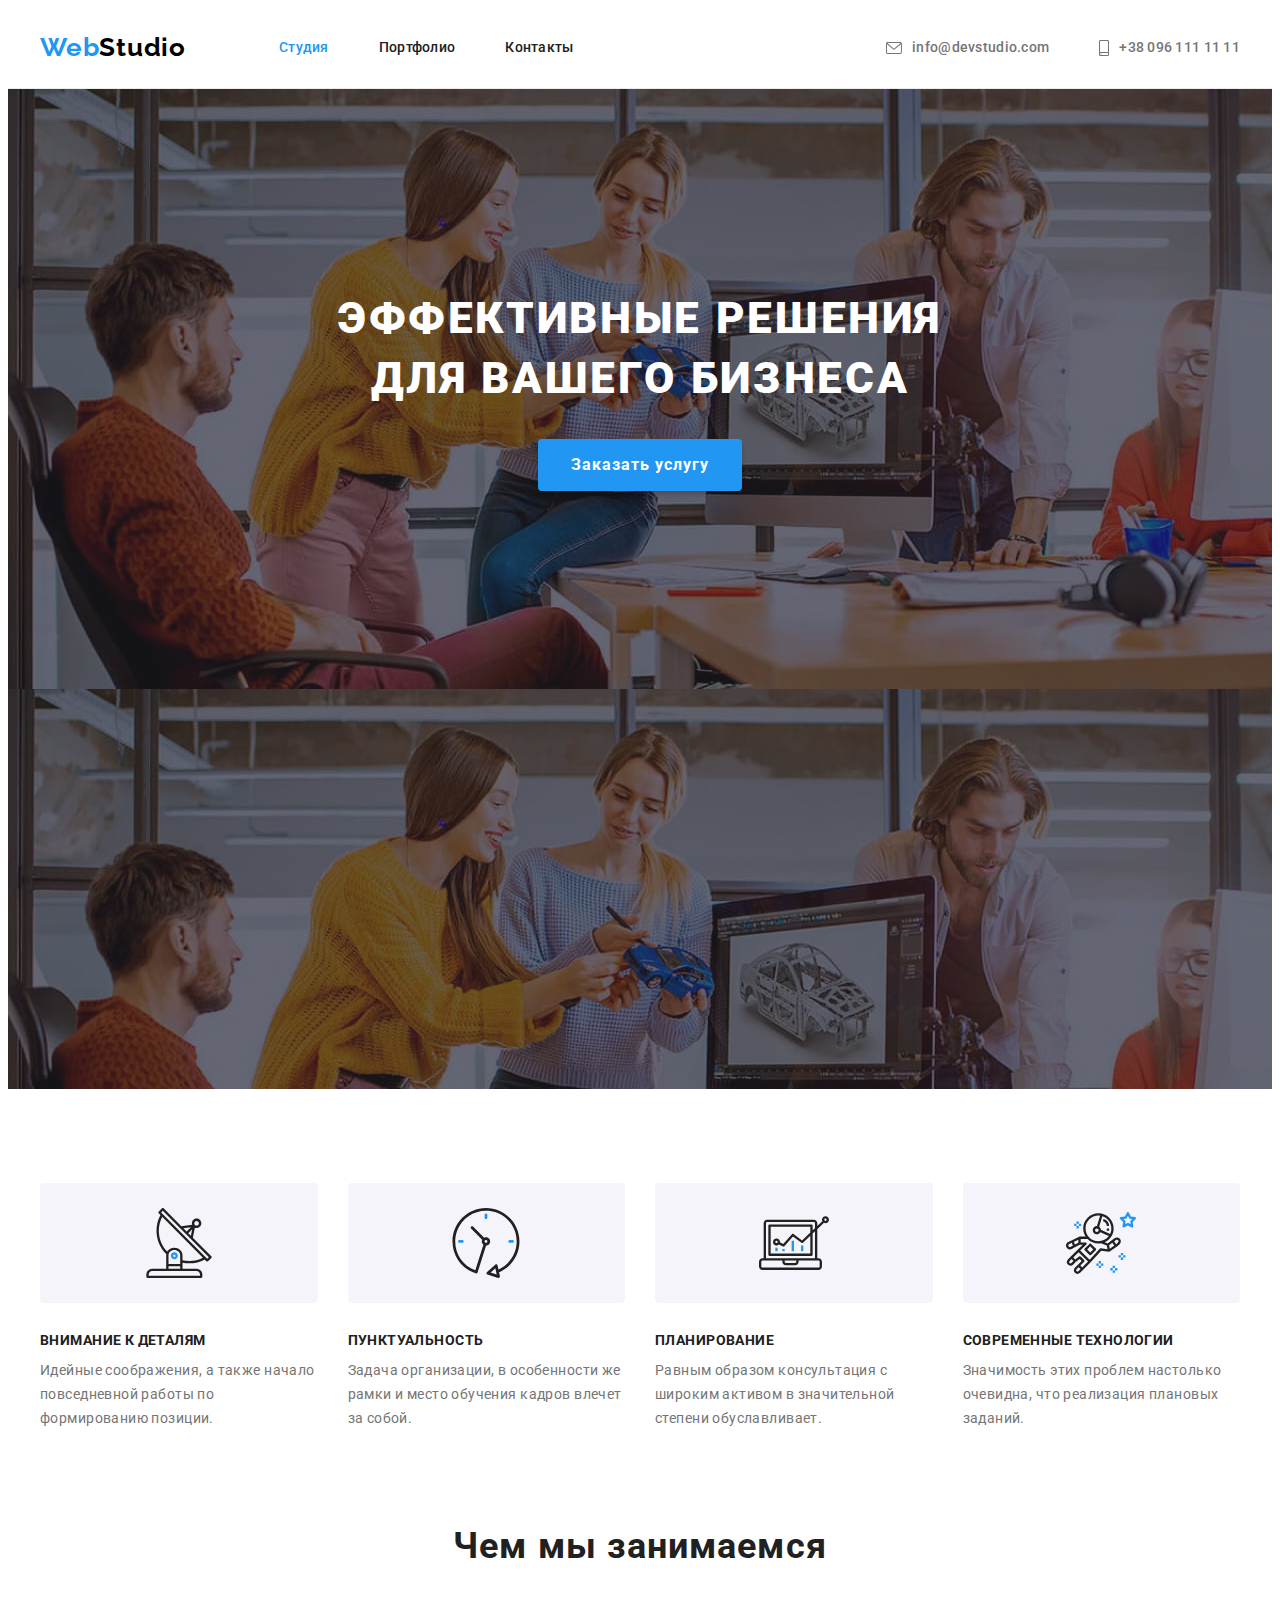
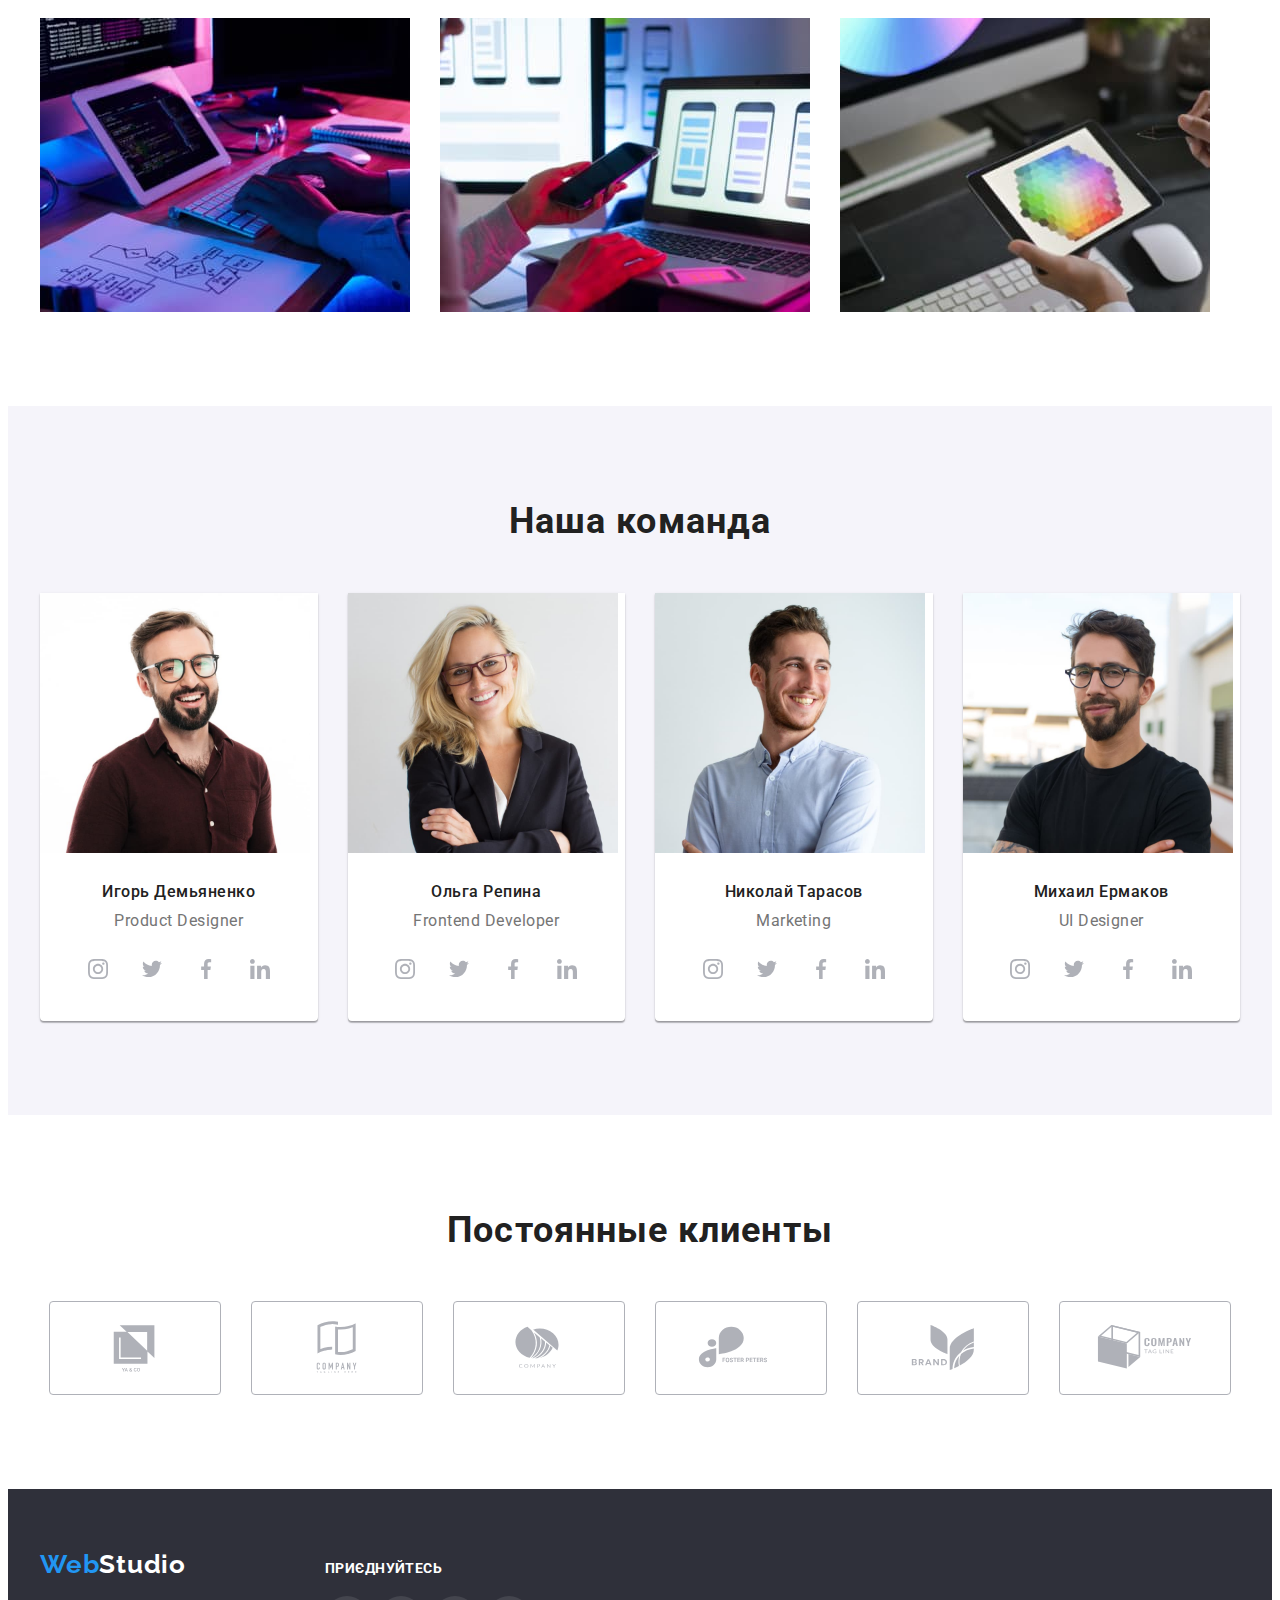
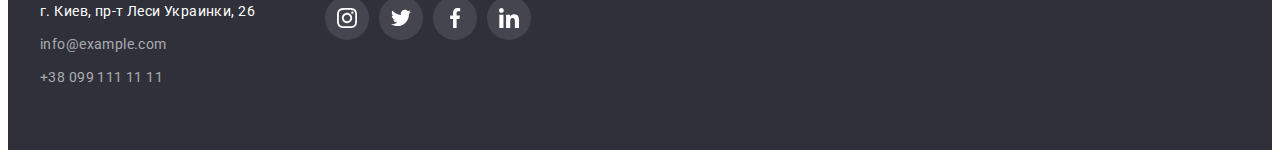
<file: index.html>
<!DOCTYPE html>
<html lang="ru">
<head>
    <meta charset="UTF-8">
    <meta http-equiv="X-UA-Compatible" content="IE=edge">
    <meta name="viewport" content="width=device-width, initial-scale=1.0">
    <link 
       href="https://fonts.googleapis.com/css2?family=Oleo+Script&family=Raleway:wght@700&family=Roboto:wght@400;500;700;900&display=swap" 
       rel="stylesheet">
    <link rel="stylesheet" href="https://cdnjs.cloudflare.com/ajax/libs/modern-normalize/1.1.0/modern-normalize.min.css" integrity="sha512-wpPYUAdjBVSE4KJnH1VR1HeZfpl1ub8YT/NKx4PuQ5NmX2tKuGu6U/JRp5y+Y8XG2tV+wKQpNHVUX03MfMFn9Q==" crossorigin="anonymous" referrerpolicy="no-referrer" />
    <link rel="stylesheet" href="./css/main.css">
    <title>Document</title>
</head>
<body>
    <!--Верхняя линия-->
    <header class="header">
    <div class="container main-header">
        <nav class="header-nav">
        <a class="header-logo link" href="./index.html"><span class="accent">Web</span>Studio</a>
        <ul class="header-list list">
            <li class="header-item"><a href="./index.html" class="header-link link current">Студия</a></li>
            <li class="header-item"><a href="./portfolio.html" class="header-link link">Портфолио</a></li>
            <li class="header-item"><a href="./index.html" class="header-link link">Контакты</a></li>
        </ul>
        </nav>
        <ul class="header-contacts contact list">
            <li class="header-cont"><a href="mailto:info@devstudio.com" class="header-mail link"><svg class="contact-icon" width="16" height="12"><use href="./images/icons.svg#icon-envelope"></use></svg>info@devstudio.com</a></li>
            <li class="header-cont"><a href="tell:+380961111111" class="header-tell link"><svg class="contact-icon" width="10" height="16"><use href="./images/icons.svg#icon-smartphone"></use></svg>+38 096 111 11 11</a></li>
        </ul>
    </div>
    </header>
    
    <main>
        <!--Шапка-->
         <section class="hero overlay">
            <div class="container">
            <h1 class="hero-title">Эффективные решения<br>для вашего бизнеса</br></h1>
            <button class="hero-btn" type="button">Заказать услугу</button>
            </div>
         </section>
        
        
        <!--Особенности-->
        <section class="section">
            <div class="container">
            <h2 class="section-title visually-hidden">Наши преимущества</h2>
            <ul class="section-list list">
                <li class="section-item">
                    <div class="section-icon-box">
                        <svg class="section-icon" width="70" height="70" ><use href="./images/icons.svg#icon-antenna"></use></svg>
                    </div>
                    <h3 class="section-pre-text">Внимание к деталям</h3>
                    <p class="section-text">Идейные соображения, а также начало повседневной работы по формированию позиции.</p>
                </li>
                <li class="section-item">
                    <div class="section-icon-box">
                        <svg class="section-icon" width="70" height="70" ><use href="./images/icons.svg#icon-clock"></use></svg>
                    </div>
                    <h3 class="section-pre-text">Пунктуальность</h3>
                    <p class="section-text">Задача организации, в особенности же рамки и место обучения кадров влечет за собой.</p>
                </li>
                <li class="section-item">
                    <div class="section-icon-box">
                        <svg class="section-icon" width="70" height="70" ><use href="./images/icons.svg#icon-diagram"></use></svg>
                    </div>
                    <h3 class="section-pre-text">Планирование</h3>
                    <p class="section-text">Равным образом консультация с широким активом в значительной степени обуславливает.</p>
                </li>
                <li class="section-item">
                    <div class="section-icon-box">
                        <svg class="section-icon" width="70" height="70" ><use href="./images/icons.svg#icon-astronaut"></use></svg>
                    </div>
                    <h3 class="section-pre-text">Современные технологии</h3>
                    <p class="section-text">Значимость этих проблем настолько очевидна, что реализация плановых заданий.</p>
                </li>
            </ul>
            </div>
        </section>
       
        <!--Чем мы занимаемся-->
        <section class="examples">
            <div class="container">
            <h2 class="examples-title">Чем мы занимаемся</h2>
            <ul class="examples-list list">
                <li class="examples-item"><img src="./images/img.jpg" alt="Пример работы 1" width="370"></li>
                <li class="examples-item"><img src="./images/img2.jpg" alt="Пример работы 2" width="370"></li>
                <li class="examples-item"><img src="./images/img22.jpg" alt="Пример работы 3" width="370"></li>
            </ul>
            </div>
        </section>
        
        <!--Наша команда-->
        <section class="team">
            <div class="container">
            <h2 class="team-title">Наша команда</h2>
            <ul class="team-list list">
                <li class="team-item">
                    <img src="./images/img4.jpg" alt="Игорь Демьяненко" width="270">
                    <div class="team-info">
                    <h3 class="team-pre-text">Игорь Демьяненко</h3>
                    <p lang="en" class="team-text">Product Designer</p>
                    <ul class="social-list list">
                        <li class="social-item"><a href="" class="social-link link">
                            <svg class="social-icon">
                                <use href="./images/icons.svg#icon-instagram" ></use>
                            </svg>
                        </a></li>
                        <li class="social-item"><a href="" class="social-link link"> <svg class="social-icon">
                            <use href="./images/icons.svg#icon-twitter"></use>
                        </svg></a></li>
                        <li class="social-item"><a href="" class="social-link link"> <svg class="social-icon">
                            <use href="./images/icons.svg#icon-facebook"></use>
                        </svg></a></li>
                        <li class="social-item"><a href="" class="social-link link"> <svg class="social-icon">
                            <use href="./images/icons.svg#icon-linkedin" ></use>
                        </svg></a></li>
                </div>
                </li>
                <li class="team-item">
                    <img src="./images/img3.jpg" alt="Ольга Репина" width="270">
                    <div class="team-info">
                    <h3 class="team-pre-text">Ольга Репина</h3>
                    <p lang="en" class="team-text">Frontend Developer</p>
                    <div class="social-links">
                        <ul class="social-list list">
                            <li class="social-item"><a href="" class="social-link link">
                                <svg class="social-icon">
                                    <use href="./images/icons.svg#icon-instagram" ></use>
                                </svg>
                            </a></li>
                            <li class="social-item"><a href="" class="social-link link"> <svg class="social-icon">
                                <use href="./images/icons.svg#icon-twitter"></use>
                            </svg></a></li>
                            <li class="social-item"><a href="" class="social-link link"> <svg class="social-icon">
                                <use href="./images/icons.svg#icon-facebook"></use>
                            </svg></a></li>
                            <li class="social-item"><a href="" class="social-link link"> <svg class="social-icon">
                                <use href="./images/icons.svg#icon-linkedin" ></use>
                            </svg></a></li>
                        </div>
                </div>
                </li>
                <li class="team-item">
                    <img src="./images/img5.jpg" alt="Николай Тарасов" width="270">
                    <div class="team-info">
                    <h3 class="team-pre-text">Николай Тарасов</h3>
                    <p lang="en" class="team-text">Marketing</p>
                    <div class="social-links">
                        <ul class="social-list list">
                            <li class="social-item"><a href="" class="social-link link">
                                <svg class="social-icon">
                                    <use href="./images/icons.svg#icon-instagram" ></use>
                                </svg>
                            </a></li>
                            <li class="social-item"><a href="" class="social-link link"> <svg class="social-icon">
                                <use href="./images/icons.svg#icon-twitter"></use>
                            </svg></a></li>
                            <li class="social-item"><a href="" class="social-link link"> <svg class="social-icon">
                                <use href="./images/icons.svg#icon-facebook"></use>
                            </svg></a></li>
                            <li class="social-item"><a href="" class="social-link link"> <svg class="social-icon">
                                <use href="./images/icons.svg#icon-linkedin" ></use>
                            </svg></a></li>
                        </div>
                </div>
                </li>
                <li class="team-item">
                    <img src="./images/img6.jpg" alt="Михаил Ермаков" width="270">
                    <div class="team-info">
                    <h3 class="team-pre-text">Михаил Ермаков</h3>
                    <p lang="en" class="team-text">UI Designer</p>
                    <div class="social-links">
                        <ul class="social-list list">
                            <li class="social-item"><a href="" class="social-link link">
                                <svg class="social-icon">
                                    <use href="./images/icons.svg#icon-instagram" ></use>
                                </svg>
                            </a></li>
                            <li class="social-item"><a href="" class="social-link link"> <svg class="social-icon">
                                <use href="./images/icons.svg#icon-twitter"></use>
                            </svg></a></li>
                            <li class="social-item"><a href="" class="social-link link"> <svg class="social-icon">
                                <use href="./images/icons.svg#icon-facebook"></use>
                            </svg></a></li>
                            <li class="social-item"><a href="" class="social-link link"> <svg class="social-icon">
                                <use href="./images/icons.svg#icon-linkedin" ></use>
                            </svg></a></li>
                        </div>
                </div>
                </li>
            </ul>
            </div>
        </section>

        <section class="section-clients">
            <div class="container">
            <h2 class="clients-title">Постоянные клиенты</h2>
            <ul class="clients-list list">
                <li class="clients-item"><a class="clients-link link" href="">
                    <svg width="106" height="60"><use class="clients-icon" href="./images/icons.svg#icon-Logo-5"></use></svg>
                </a></li>
                <li class="clients-item"><a class="clients-link link" href="">
                    <svg width="106" height="60"><use class="clients-icon" href="./images/icons.svg#icon-Logo-4"></use></svg>
                </a></li>
                <li class="clients-item"><a class="clients-link link" href="">
                    <svg width="106" height="60"><use class="clients-icon" href="./images/icons.svg#icon-Logo-3"></use></svg>
                </a></li>
                <li class="clients-item"><a class="clients-link link" href="">
                    <svg width="106" height="60"><use class="clients-icon" href="./images/icons.svg#icon-Logo-2"></use></svg>
                </a></li>
                <li class="clients-item"><a class="clients-link link" href="">
                    <svg width="106" height="60"><use class="clients-icon" href="./images/icons.svg#icon-Logo-1"></use></svg></li></a>
                <li class="clients-item"><a class="clients-link link" href="">
                    <svg width="106" height="60"><use class="clients-icon" href="./images/icons.svg#icon-Logo"></use></svg></li></a>
            </ul>
        </div>
        </section>
 
    </main>

<!--Подвал-->
<footer class="footer">
    <div class="container">
        <div class="footer-info">
    <a class="footer-logo link" href="./index.html"><span class="accent">Web</span>Studio</a>
    <address class="footer-address">
        <p class="footer-text">г. Киев, пр-т Леси Украинки, 26</p>
        <ul class="footer-list list">
            <li class="footer-item">
                <a href="mailto:info@example.com" class="footer-mail link">info@example.com</a>
            </li>
            <li>
                <a href="tell:+380991111111" class="footer-tell link">+38 099 111 11 11</a>
            </li>
        </ul>
    </address>
</div>
    <div class="follow">
        <h2 class="follow-title">Приєднуйтесь</h2>
        <ul class="follow-list list">
            <li class="follow-item"><a href="" class="follow-link link"><svg class="follow-icon">
                <use href="./images/icons.svg#icon-instagram-2"></use></svg></a></li>
            <li class="follow-item"><a href="" class="follow-link link"><svg class="follow-icon">
                <use href="./images/icons.svg#icon-twitter-2"></use></svg></a></li>
            <li class="follow-item"><a href="" class="follow-link link"><svg class="follow-icon">
                <use href="./images/icons.svg#icon-facebook-2"> </use></svg></a></li>
            <li class="follow-item"><a href="" class="follow-link link"><svg class="follow-icon">
                <use href="./images/icons.svg#icon-linkedin-2"></use></svg></a></li>
        </ul>
    </div>
</footer>
</div>

</body>
</html>
</file>
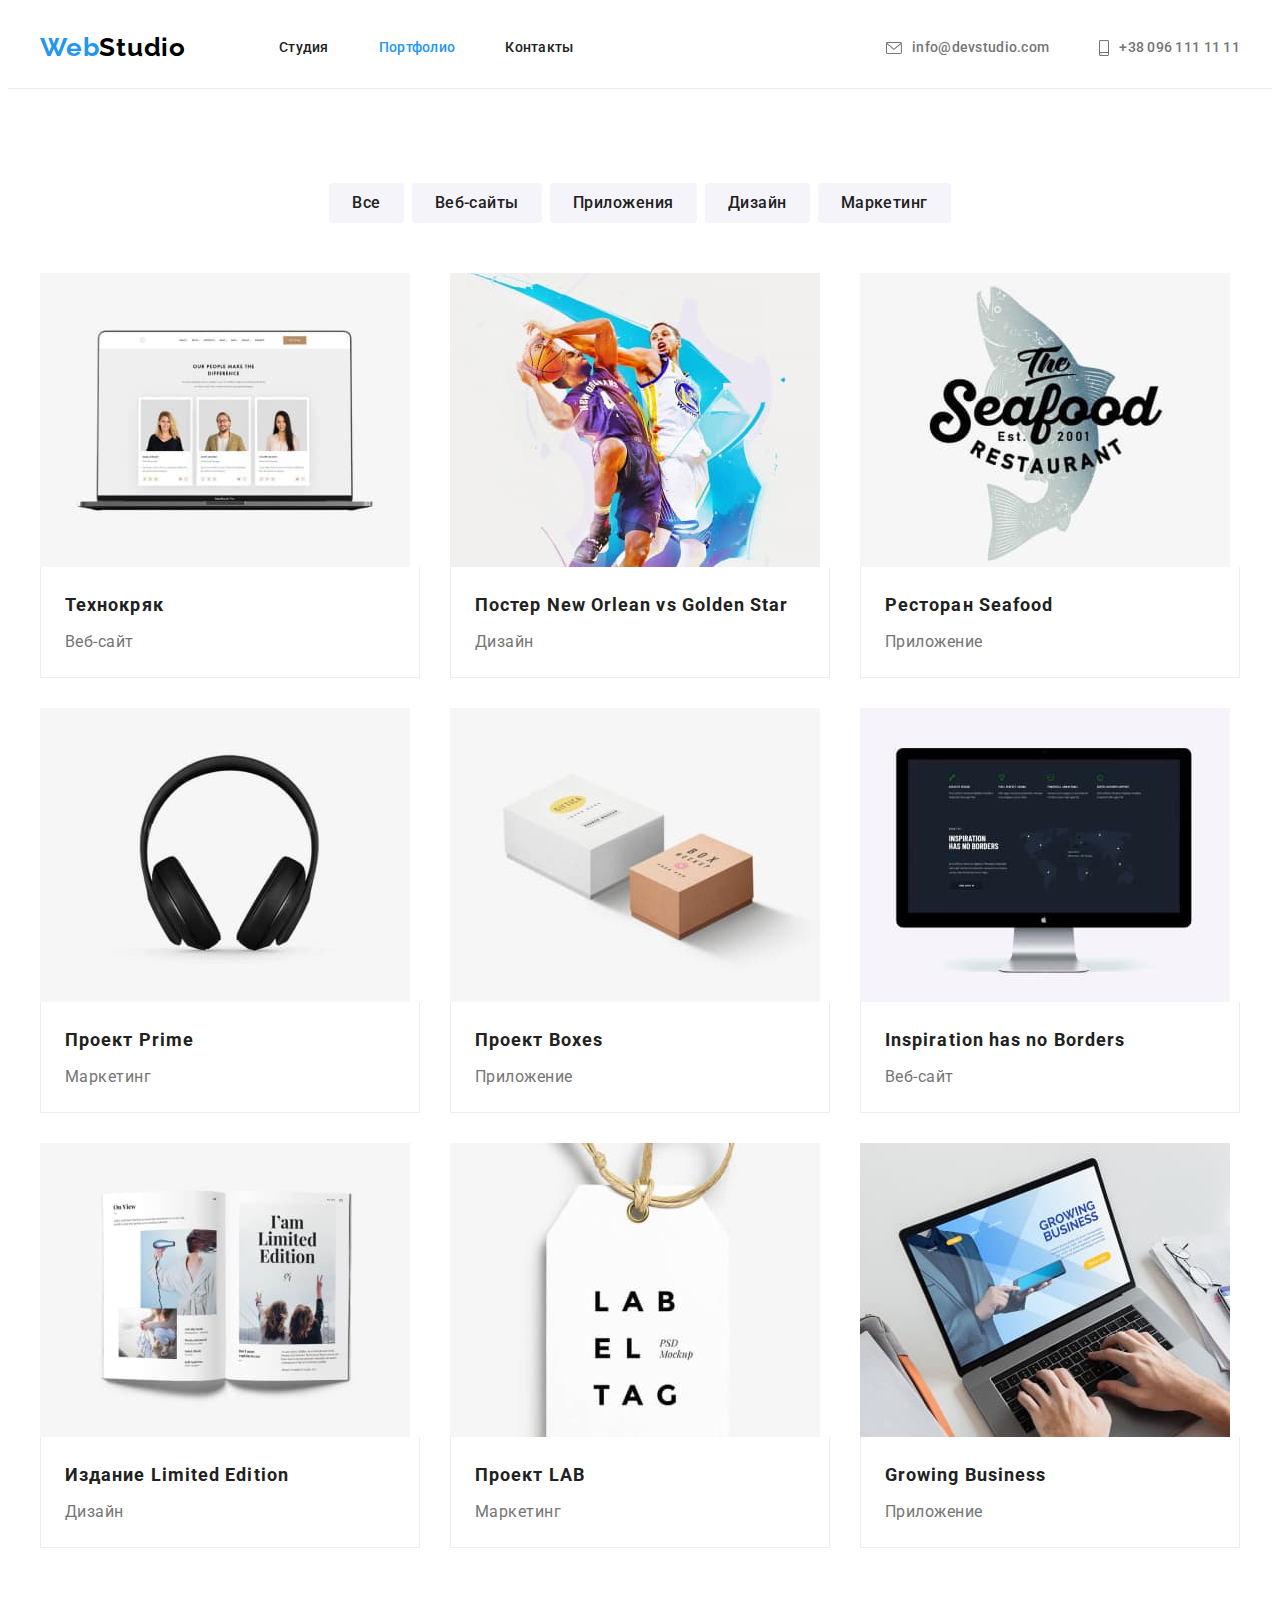
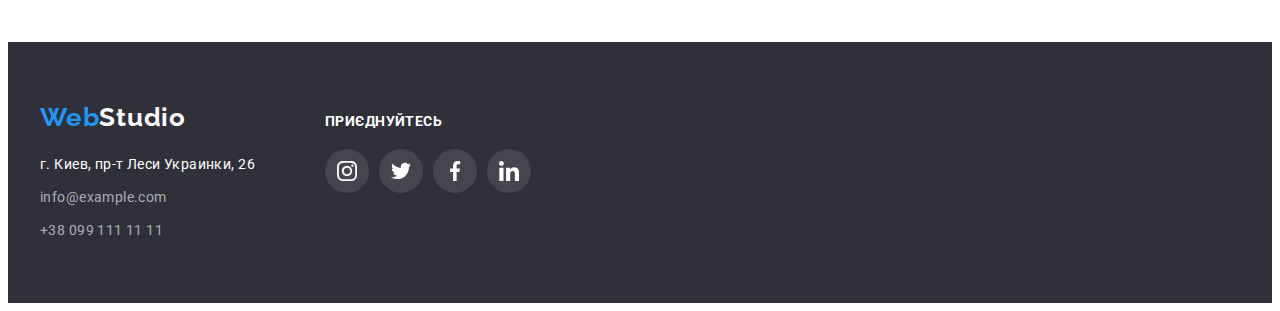
<file: portfolio.html>
<!DOCTYPE html>
<html lang="ru">
<head>
    <meta charset="UTF-8">
    <meta http-equiv="X-UA-Compatible" content="IE=edge">
    <meta name="viewport" content="width=device-width, initial-scale=1.0">
    <link 
       href="https://fonts.googleapis.com/css2?family=Oleo+Script&family=Raleway:wght@700&family=Roboto:wght@400;500;700;900&display=swap" 
       rel="stylesheet">
    <link rel="stylesheet" href="https://cdnjs.cloudflare.com/ajax/libs/modern-normalize/1.1.0/modern-normalize.min.css" integrity="sha512-wpPYUAdjBVSE4KJnH1VR1HeZfpl1ub8YT/NKx4PuQ5NmX2tKuGu6U/JRp5y+Y8XG2tV+wKQpNHVUX03MfMFn9Q==" crossorigin="anonymous" referrerpolicy="no-referrer" />
    <link rel="stylesheet" href="./css/main.css">
    <title>Document</title>
</head>
<body>
    <!--Верхняя линия-->
     <header class="header">
        <div class="container main-header">
            <nav class="header-nav">
            <a class="header-logo link" href="./index.html"><span class="accent">Web</span>Studio</a>
            <ul class="header-list list">
                <li class="header-item"><a href="./index.html" class="header-link link ">Студия</a></li>
                <li class="header-item"><a href="./portfolio.html" class="header-link link current">Портфолио</a></li>
                <li class="header-item"><a href="./index.html" class="header-link link">Контакты</a></li>
            </ul>
            </nav>
            <ul class="header-contacts contact list">
                <li class="header-cont"><a href="mailto:info@devstudio.com" class="header-mail link"><svg class="contact-icon" width="16" height="12"><use href="./images/icons.svg#icon-envelope"></use></svg>info@devstudio.com</a></li>
                <li class="header-cont"><a href="tell:+380961111111" class="header-tell link"><svg class="contact-icon" width="10" height="16"><use href="./images/icons.svg#icon-smartphone"></use></svg>+38 096 111 11 11</a></li>
            </ul>
        </div>
        </header>
    

     <!--Hero-->
    <main>
       <section class="portfolio">
        <div class="container portfolio-cont">
        <h1 class="portfolio-title visually-hidden">Наше портфолио</h1>
        <ul class="portfolio-list list">
            <li class="portfolio-item"><button type="button" class="portfolio-btn">Все</button></li>
            <li class="portfolio-item"><button type="button" class="portfolio-btn">Веб-сайты</button></li>
            <li class="portfolio-item"><button type="button" class="portfolio-btn">Приложения</button></li>
            <li class="portfolio-item"><button type="button" class="portfolio-btn">Дизайн</button></li>
            <li class="portfolio-item"><button type="button" class="portfolio-btn">Маркетинг</button></li>
        </ul>
        <h2 class="project visually-hidden">Выполненные проэкты</h2>
        <ul class="project-list list">
            <li class="project-item">
                <a class="project-link link" href="">
                <img src="./images/img11.jpg" alt="Технокряк" width="370">
                 <div class="project-info">
                <h3 class="project-title">Технокряк</h3>
                <p class="project-text">Веб-сайт</p>
            </div></a>
            </li>
            <li class="project-item">
                <a class="project-link link" href="">
                <img src="./images/img12.jpg" alt="Постер New Orlean vs Golden Star" width="370">
                <div class="project-info">
                <h3 class="project-title">Постер New Orlean vs Golden Star</h3>
                <p class="project-text">Дизайн</p>
            </div></a>
            </li>
            <li class="project-item">
                <a class="project-link link" href="">
                <img src="./images/img13.jpg" alt="Ресторан Seafood" width="370">
                <div class="project-info">
                <h3 class="project-title">Ресторан Seafood</h3>
                <p class="project-text">Приложение</p>
            </div></a>
            </li>
            <li class="project-item">
                <a class="project-link link" href="">
                <img src="./images/img14.jpg" alt="Проект Prime" width="370">
                <div class="project-info">
                <h3 class="project-title">Проект Prime</h3>
                <p class="project-text">Маркетинг</p>
            </div></a>
            </li>
            <li class="project-item">
                <a class="project-link link" href="">
                <img src="./images/img15.jpg" alt="Проект Boxes" width="370">
                <div class="project-info">
                <h3 class="project-title">Проект Boxes</h3>
                <p class="project-text">Приложение</p>
            </div></a>
            </li>
            <li class="project-item">
                <a class="project-link link" href="">
                <img src="./images/img16.jpg" alt="Inspiration has no Borders" width="370">
                <div class="project-info">
                <h3 class="project-title">Inspiration has no Borders</h3>
                <p class="project-text">Веб-сайт</p>
            </div></a>
            </li>
            <li class="project-item">
                <a class="project-link link" href="">
                <img src="./images/img17.jpg" alt="Издание Limited Edition" width="370">
                <div class="project-info">
                <h3 class="project-title">Издание Limited Edition</h3>
                <p class="project-text">Дизайн</p>
            </div></a>
            </li>
            <li class="project-item">
                <a class="project-link link" href="">
                <img src="./images/img18.jpg" alt="Проект LAB" width="370">
                <div class="project-info">
                <h3 class="project-title">Проект LAB</h3>
                <p class="project-text">Маркетинг</p>
           </div></a>
            </li>
            <li class="project-item">
                <a class="project-link link" href="">
                <img src="./images/img19.jpg" alt="Growing Business" width="370">
                <div class="project-info">
                <h3 class="project-title">Growing Business</h3>
                <p class="project-text">Приложение</p>
            </div></a>
            </li>
        </ul>
       </section>
       </div>

    </main>

    <!--Подвал-->
    <footer class="footer">
        <div class="container">
            <div class="footer-info">
        <a class="footer-logo link" href="./index.html"><span class="accent">Web</span>Studio</a>
        <address class="footer-address">
            <p class="footer-text">г. Киев, пр-т Леси Украинки, 26</p>
            <ul class="footer-list list">
                <li class="footer-item">
                    <a href="mailto:info@example.com" class="footer-mail link">info@example.com</a>
                </li>
                <li>
                    <a href="tell:+380991111111" class="footer-tell link">+38 099 111 11 11</a>
                </li>
            </ul>
        </address>
    </div>
        <div class="follow">
            <h2 class="follow-title">Приєднуйтесь</h2>
            <ul class="follow-list list">
                <li class="follow-item"><a href="" class="follow-link link"><svg class="follow-icon">
                    <use href="./images/icons.svg#icon-instagram-2"></use></svg></a></li>
                <li class="follow-item"><a href="" class="follow-link link"><svg class="follow-icon">
                    <use href="./images/icons.svg#icon-twitter-2"></use></svg></a></li>
                <li class="follow-item"><a href="" class="follow-link link"><svg class="follow-icon">
                    <use href="./images/icons.svg#icon-facebook-2"> </use></svg></a></li>
                <li class="follow-item"><a href="" class="follow-link link"><svg class="follow-icon">
                    <use href="./images/icons.svg#icon-linkedin-2"></use></svg></a></li>
            </ul>
        </div>
    </footer>
    </div>

</body>
</html>
</file>
<file: css/main.css>
/* Переменные */
:root {
    --main-white-color: #FFFFFF;
    --main-text-color: #757575;
    --main-title-color: #212121;
    --accent-color: #2196F3;
    --second-bg-color: #F5F4FA;
    --first-bg-color: #2F303A;
}

body {
    background: #FFFFFF;
    font-family: Roboto, sans-serif;
    font-size: 14px;
    line-height: 1.71;
}

p,
h1,
h2,
h3,
h4,
h5,
h6 {
 margin: 0;
}

ul {
    margin: 0;
    padding: 0;
}

button {
    cursor: pointer;
    border: 1px solid transparent;
}

.list {
    list-style: none;
}

.link {
    text-decoration: none
}

.visually-hidden {
    position: absolute;
    white-space: nowrap;
    width: 1px;
    height: 1px;
    overflow: hidden;
    border: 0;
    padding: 0;
    clip: rect(0 0 0 0);
    clip-path: inset(50%);
    margin: -1px;
  }

img {   
    display: block; 
    max-width: 100%; 
    height: auto;
}

.container {
    width: 1200px;
    padding-left: 15px;
    padding-right: 15px;
    margin: 0 auto;
}

.container.portfolio-cont {
    width: 1200px;
    padding-left: 15px;
    padding-right: 15px;
    margin: 0 auto;
}

/* Header */

.header {
    border-bottom: 1px solid #ECECEC;
}

.main-header {
    display: flex;
}


.header-nav,
.header-list,
.header-contacts {
    display: flex;
    align-items: center;   
}

.header-logo {
    display: inline-block;
    font-family: 'Raleway';
    font-weight: 700;
    font-size: 26px;
    line-height: 1.2;
    letter-spacing: 0.03em;
    color: #000000;

    margin-right: 93px;
}



.accent {
    font-family: 'Raleway';
    font-weight: 700;
    font-size: 26px;
    line-height: 1.2;
    letter-spacing: 0.03em;

    color: var(--accent-color);
}

.header-link {
    display: block;
    font-weight: 500;
    line-height: 1.14;
    letter-spacing: 0.02em;
    color: var(--main-title-color); 

    padding-top: 32px;
    padding-bottom: 32px;
}

.header-list .header-item + .header-item {
    margin-left: 50px;
}



.header-list .link.current {
    color: var(--accent-color);
}

.header-link:hover,
.header-link:focus {
    color: var(--accent-color);
} 

.header-cont {
    display: flex;
    align-items: center;
    margin-right: 50px;
}

.header-cont:last-child {
    margin-right: 0;
}




.header-mail {
    display: flex;
    align-items: center;

    padding-top: 32px;
    padding-bottom: 32px;
    font-weight: 500;
    line-height: 1.14;
    letter-spacing: 0.02em;

    color: var(--main-text-color);
    
}



.header-tell {
    display: flex;
    align-items: center;

    padding-top: 32px;
    padding-bottom: 32px;
    font-weight: 500;
    line-height: 1.14;
    letter-spacing: 0.02em;

    color: var(--main-text-color);
}

.contact-icon {
    margin-right: 10px;
    fill: #757575;
}

.header-contacts.contact {
    margin-left: auto;
}



.header-mail:hover , 
.header-mail:focus {
    color: var(--accent-color);
}

.header-tell:hover,
.header-tell:focus {
    color: var(--accent-color);
}

.header-mail:hover .contact-icon,
.header-mail:focus .contact-icon {
    fill: var(--accent-color);
}

.header-tell:hover .contact-icon,
.header-tell:focus .contact-icon {
    fill: var(--accent-color);
}


/* Шапка */

.hero {
    background-color: var(--first-bg-color);
    text-align: center;
    padding-top: 200px;
    padding-bottom: 200px;
}

.overlay {
    max-width: 1600px;
    height: 600px;
    margin-left: auto;
    margin-right: auto;
    background-image: 
    linear-gradient(rgba(47, 48, 58, 0.4),
    rgba(47, 48, 58, 0.4)), 
    url(../images/img-hero.jpg);
}



.hero-title {
    font-weight: 900;
    font-size: 44px;
    line-height: 1.36;
    letter-spacing: 0.06em;
    text-transform: uppercase;

    color: var(--main-white-color);
}

.hero-btn {
    font-family: inherit;
    font-weight: 700;
    font-size: 16px;
    line-height: 1.88;
    letter-spacing: 0.06em;

    background-color: var(--accent-color);
    color: var(--main-white-color);

    box-shadow: 0px 4px 4px rgba(0, 0, 0, 0.15);
    border-radius: 4px;
    padding: 10px 32px;
    margin-top: 30px;
}

.hero-btn:hover,
.hero-btn:focus {
    color: var(--main-white-color);
    background-color: #188CE8;
}

/* Особенности */

.section {
    padding-top: 94px;
}

.section-item {
    flex-basis: calc((100% - 90px) / 4);
    margin-left: 30px;
}

.section-icon-box {
    height: 120px;
    display: flex;
    background: #F5F4FA;
    border-radius: 4px;
    margin-bottom: 30px;
    justify-content: center;
    align-items: center;

}


/* .section-item::before {
    content: '';
    height: 120px;
    display: block;
    background: #F5F4FA;
    border-radius: 4px;
    margin-bottom: 30px;

} */

.section-item:first-child {
    margin-left: 0;
}

.section-pre-text {
    font-weight: 700;
    font-size: 14px;
    line-height: 1.14;
    letter-spacing: 0.03em;
    text-transform: uppercase;

    color: var(--main-title-color);

    margin-bottom: 10px;

}

.section-text {
    display: block;
    letter-spacing: 0.03em;

    color: var(--main-text-color);

}


.section-list {
    display: flex;
}


/* Чем мы занимаемся */

.examples {
    padding-top: 94px;
    padding-bottom: 94px;
}

.examples-list {
    display: flex;
}

.examples-item {
    margin-left: 30px;
}

.examples-item:first-child {
    margin-left: 0;
}

.examples-title {
    font-weight: 700;
    font-size: 36px;
    line-height: 1.2;
    text-align: center;
    letter-spacing: 0.03em;

    color: var(--main-title-color);

    margin-bottom: 50px;
}


/* Team */

.team {
    background-color: var(--second-bg-color);
    padding-top: 94px;
    padding-bottom: 94px;
    text-align: center;
}

.team-list {
    display: flex;
}

.team-item {
    margin-left: 30px;
    flex-basis: calc((100% - 90px) / 4);
    background: var(--main-white-color);

    box-shadow: 0px 1px 3px rgba(0, 0, 0, 0.12), 0px 1px 1px rgba(0, 0, 0, 0.14), 0px 2px 1px rgba(0, 0, 0, 0.2);
    border-radius: 0px 0px 4px 4px;

}

.team-item:first-child {
    margin-left: 0;
}

.team-title {
    font-weight: 700;
    font-size: 36px;
    line-height: 1.2;
    text-align: center;
    letter-spacing: 0.03em;

    color: var(--main-title-color);

    margin-bottom: 50px;
}

.team-info {
    padding-top: 30px;
    padding-bottom: 30px;
}

.team-pre-text {
    font-weight: 500;
    font-size: 16px;
    line-height: 1.18;
    letter-spacing: 0.03em;

    color: var(--main-title-color);
    margin-bottom: 10px;
}

.team-text {
    font-size: 16px;
    line-height: 1.18;
    letter-spacing: 0.03em; 
    margin-bottom: 16px;

    color: var(--main-text-color);

}

.social-list {
    display: flex;
    justify-content: center;
    gap: 10px;

}

.social-item {
     align-items: center;
}

/* .social-item:last-child {
    margin-right: 0;
} */

.social-link {
    display: flex;
    width: 44px;
    height: 44px;
    border-radius: 50%;
    color: #AFB1B8;
    align-items: center;
    justify-content: center;
}

.social-icon {
    width: 20px;
    height: 20px;
    fill: currentColor;
}

.social-link:hover,
.social-link:focus {
    background: var(--accent-color);
}

.social-link:hover .social-icon,
.social-link:focus .social-icon {
    fill: var(--main-white-color)
}




/* Clients */

.section-clients {
    background-color: var(--main-white-color);
    padding-top: 94px;
    padding-bottom: 94px;
    text-align: center;
}

.clients-title {
    font-weight: 700;
    font-size: 36px;
    line-height: 42px;
    text-align: center;
    letter-spacing: 0.03em;
    margin-bottom: 50px;

    color: #212121; 
}

.clients-list {
    display: flex;
    justify-content: center;
    gap: 30px;
}



.clients-link {
    display: flex;
    border: 1px solid #AFB1B8;
    border-radius: 4px;
    height: 92px;
    width: 170px;
    justify-content: center;
    align-items: center;
    font-size: 0;
}

.clients-icon {
    fill: #AFB1B8;
}


.clients-link:hover,
.clients-link:focus {
    border: 1px solid var(--accent-color);
}

.clients-link:hover .clients-icon,
.clients-link:focus .clients-icon {
    fill: var(--accent-color);
}





/* Footer */

.footer {
    background-color: var(--first-bg-color);

    padding-top: 60px;
    padding-bottom: 60px;
}

.footer .container {
    display: flex;
    align-items: baseline;
}

.footer-logo {
    display: block;
    font-family: 'Raleway';
    font-weight: 700;
    font-size: 26px;
    line-height: 1.2;
    letter-spacing: 0.03em;
    
    color: var(--main-white-color);

    margin-bottom: 20px;
}


.footer-text {
    font-style: normal;
    line-height: 1.71;
    letter-spacing: 0.03em;

    color: var(--main-white-color);
    
    margin-bottom: 9px;
}


.footer-item {
    margin-bottom: 9px;
}

.footer-mail {
    display: block;
    font-style: normal;
    line-height: 1.71;
    letter-spacing: 0.03em;

    color: rgba(255, 255, 255, 0.6);
}

.footer-tell {
    display: block;
    font-style: normal;
    line-height: 1.71;
    letter-spacing: 0.03em;

    color: rgba(255, 255, 255, 0.6);
}

.follow {
    margin-left: 70px;
    justify-content: center;
}

.follow-title {
font-style: normal;
font-weight: 700;
font-size: 14px;
line-height: 16px;
letter-spacing: 0.03em;
text-transform: uppercase;

color: var(--main-white-color);

}

.follow-list {
    display: flex;
    justify-content: center;
    gap: 10px;
    margin-top: 20px;
}


.follow-item {
    align-items: center;    
}

.follow-link {
    display: flex;
    width: 44px;
    height: 44px;
    border-radius: 50%;
    align-items: center;
    justify-content: center;
    background-color: rgba(255, 255, 255, 0.1);
    border-radius: 50%;
}

.follow-link:hover ,
.follow-link:focus {
    background: var(--accent-color);
}

.follow-icon {
    width: 20px;
    height: 20px;
    fill: var(--main-white-color);
}







/* Portfolio */

.portfolio {
    padding-top: 94px;
    padding-bottom: 94px;
}

.portfolio-list {
    display: flex;
    flex-wrap: wrap;
    justify-content: center;
    margin-bottom: 50px;
}

.project-list {
    display: flex;
    flex-wrap: wrap;                                      
    justify-content: space-between;
    gap: 30px;
}

.portfolio-item {
    margin-left: 8px;
}

.portfolio-item:first-child {
    margin-left: 0;
}





.portfolio-btn { 
    font-family: inherit;
    font-weight: 500;
    font-size: 16px;
    line-height: 1.62;
    text-align: center;
    letter-spacing: 0.03em;

    color: var(--main-title-color);
    background-color: var(--second-bg-color);

    border-radius: 4px;

    padding: 6px 22px;
}



.portfolio-btn:hover,
.portfolio-btn:focus {
    color: var(--main-white-color);
    background-color: var(--accent-color);
    box-shadow: 0px 3px 1px rgba(0, 0, 0, 0.1), 0px 1px 2px rgba(0, 0, 0, 0.08), 0px 2px 2px rgba(0, 0, 0, 0.12);
}

.project-link {
    display: block;
    text-decoration: none;
}

.project-link:hover {
    box-shadow: 0px 1px 1px rgba(0, 0, 0, 0.12), 0px 4px 4px rgba(0, 0, 0, 0.06), 1px 4px 6px rgba(0, 0, 0, 0.16);
}

.project-info {
    background: #FFFFFF;
    border-top: none;
    border-left: 1px solid #EEEEEE;
    border-right: 1px solid #EEEEEE;
    border-bottom: 1px solid #EEEEEE;
    padding-top: 20px;
    padding-bottom: 20px;
}



.project-item {
    flex-basis: calc((100% - 2 *30px) / 3);
}



.project-title {
    font-weight: 700;
    font-size: 18px;
    line-height: 2;
    letter-spacing: 0.06em;

    color: var(--main-title-color);

    margin-left: 24px;
    margin-right: 24px;
    margin-bottom: 4px;
}

.project-text {
    font-size: 16px;
    line-height: 1.88;
    letter-spacing: 0.03em;

    color: var(--main-text-color);
    margin-left: 24px;  
    margin-right: 24px;
}
</file>
